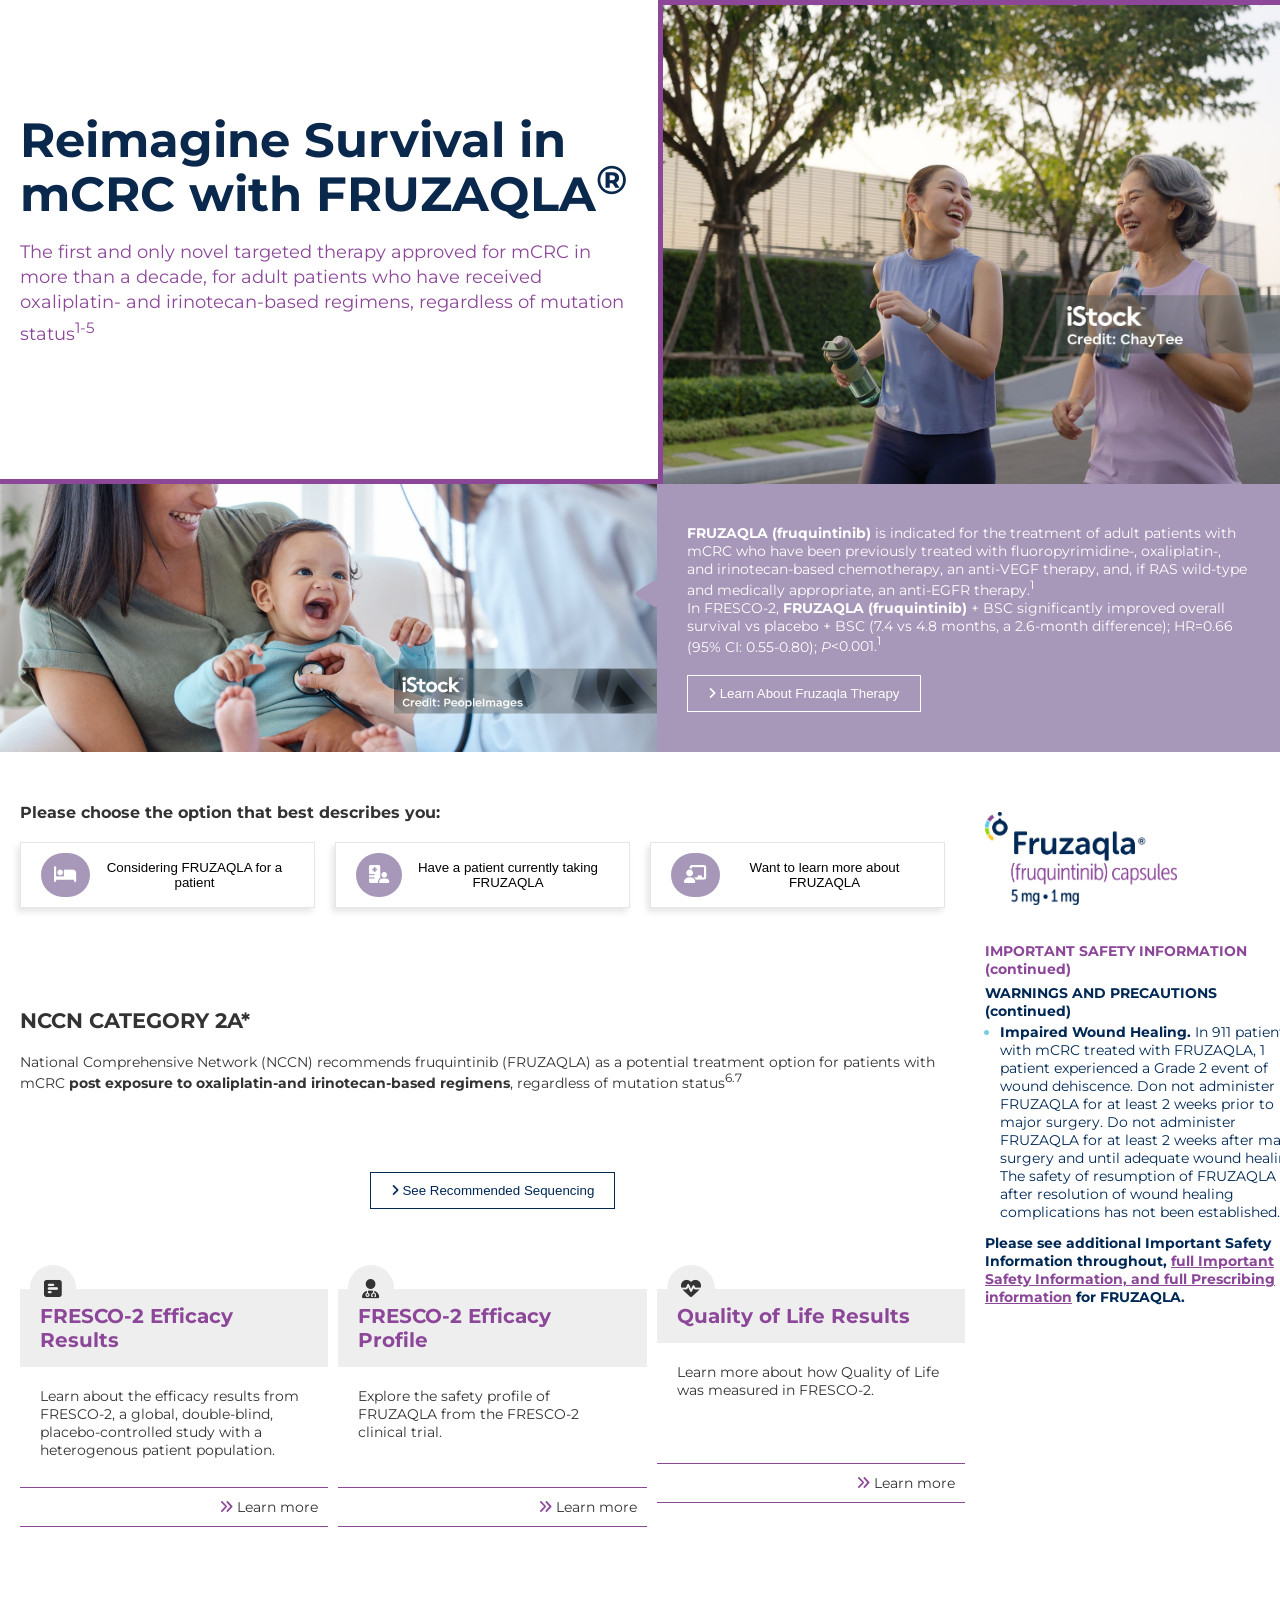
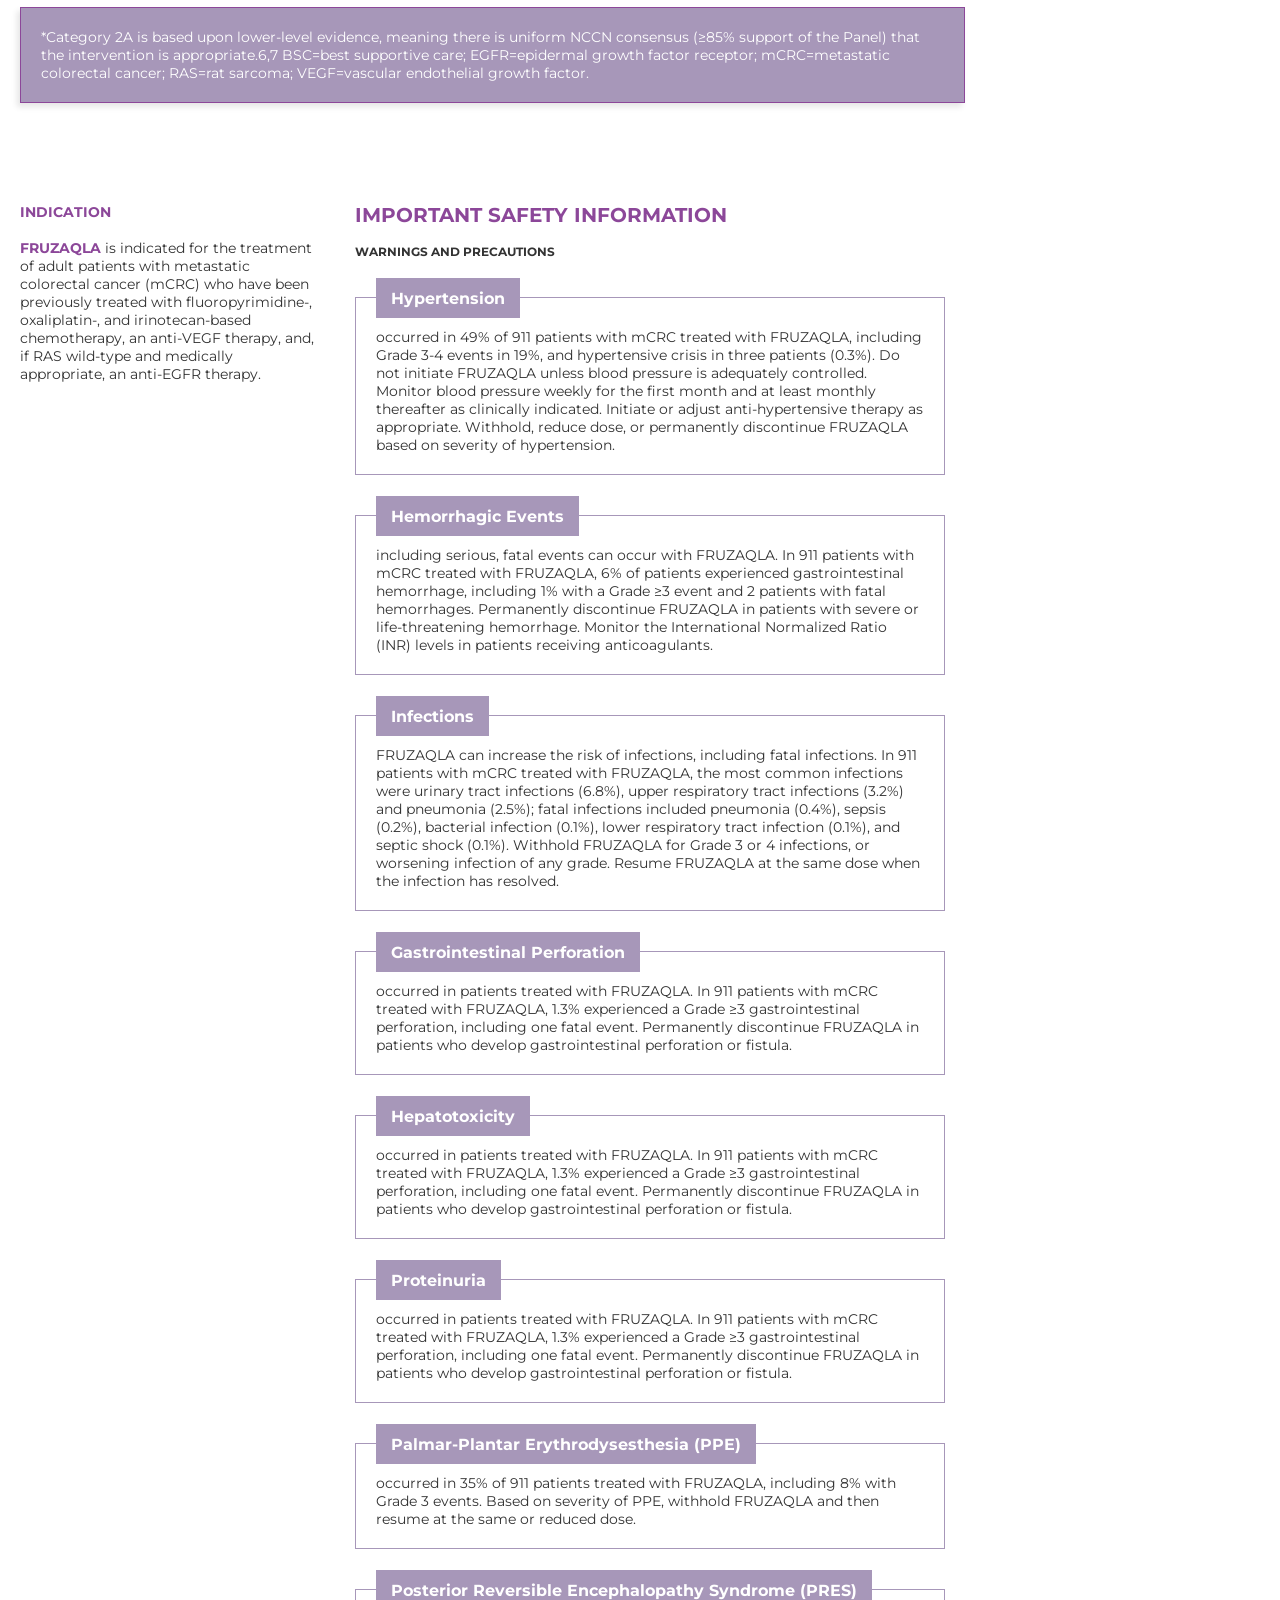
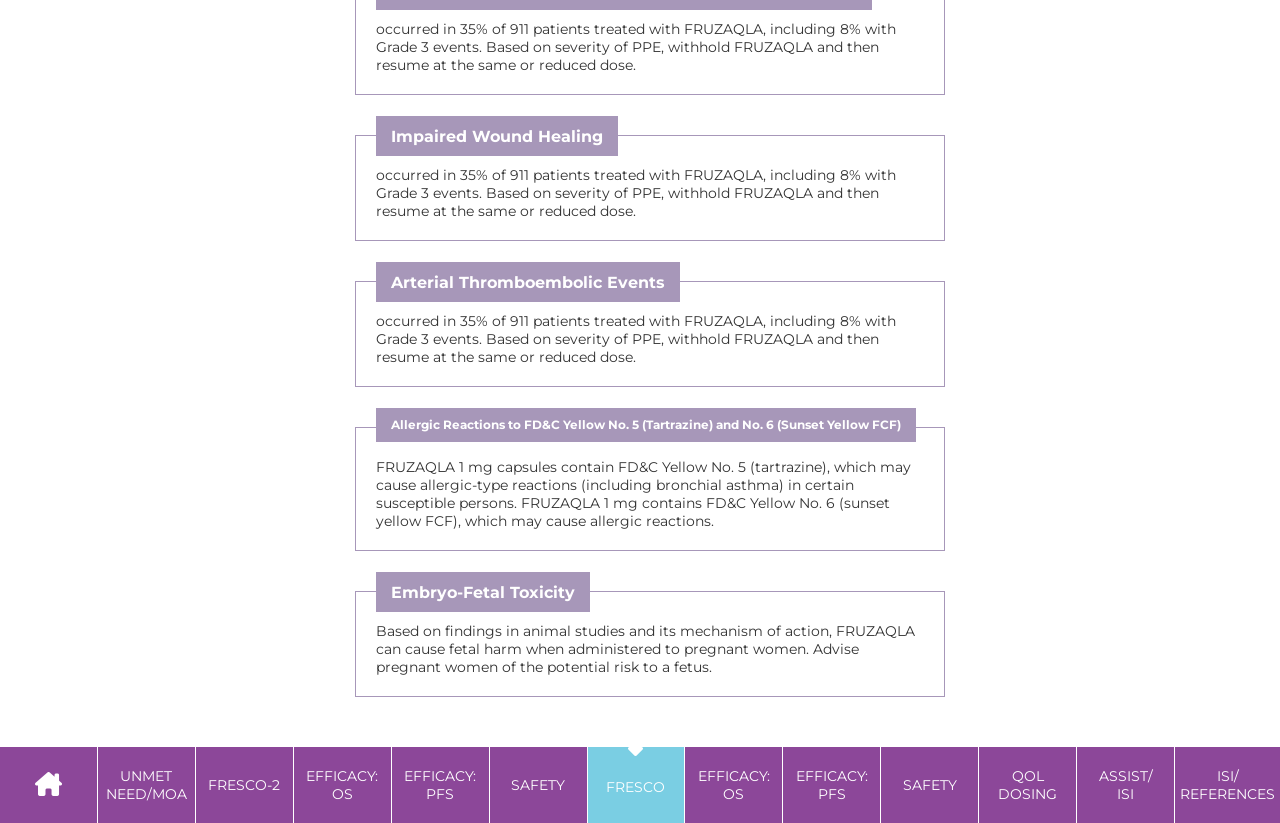
<file: index.html>
<!DOCTYPE html>
<html lang="en">

<head>
    <meta charset="utf-8">
    <meta name="viewport" content="width=device-width, initial-scale=1">

    <link href="fontawesome-free-6.7.2-web/css/all.css" rel="stylesheet">
    <link href="https://fonts.googleapis.com/css2?family=Montserrat:ital,wght@0,100..900;1,100..900&display=swap"
        rel="stylesheet">
    <link rel="stylesheet" href="default.css" />
</head>
<body>
    <div class="shdhero-contentbx">
        <div class="shdhero-l">
            <h1>
                <strong>Reimagine Survival in mCRC with FRUZAQLA<sup>®</sup></strong>
            </h1>
            <p>
                The first and only novel targeted therapy approved for mCRC in more than a decade, for adult patients who have received oxaliplatin- and irinotecan-based regimens, regardless of mutation status<sup>1-5</sup>
            </p>
        </div>
        <div class="shdhero-r"></div>
    </div>
    <div class="sdhero-h-btm">
        <div class="sdhero-h-btm-content">
            <div class="sdleft-hero-btm">
                
            </div>
            <div class="sdbtn-cta">
                <div class="arw-abs">
                    <i class="fa-solid fa-play"></i>
                </div>
                <p>
                    <strong>FRUZAQLA (fruquintinib)</strong> is indicated for the treatment of adult patients with mCRC who have been previously treated with fluoropyrimidine-, oxaliplatin-, and irinotecan-based chemotherapy, an anti-VEGF therapy, and, if RAS wild-type and medically appropriate, an anti-EGFR therapy.<sup>1</sup>
                </p>
                <p>
                    In FRESCO-2, <strong>FRUZAQLA (fruquintinib)</strong> + BSC significantly improved overall survival vs placebo + BSC (7.4 vs 4.8 months, a 2.6-month difference); HR=0.66 (95% CI: 0.55-0.80); </span><em><span>P</span></em><span>&lt;0.001.<sup>1</sup>
                </p>
                <button><i class="fa-solid fa-angle-right"></i> Learn About Fruzaqla Therapy</button>
            </div>
        </div>
    </div>
    <div>
        <div class="wrap">
            <div class="flex-bx">
                <div class="leftbx">
                    <div class="trdbx">
                        <div class="sdd-dsec">
                            <h3>
                                Please choose the option that best describes you:
                            </h3>
                        </div>
                        <div class="ddcat">
                            <div class="in-dcat difbx bbrdr-bx">
                                <button>
                                    <i class="fa-solid fa-bed"></i>
                                    Considering FRUZAQLA for a patient
                                </button>
                            </div>
                            <div class="in-dcat difbx bbrdr-bx">
                                <button>
                                    <i class="fa-solid fa-hospital-user"></i>
                                    Have a patient currently taking FRUZAQLA
                                </button>
                            </div>
                            <div class="in-dcat difbx bbrdr-bx">
                                <button>
                                    <i class="fa-solid fa-chalkboard-user"></i>
                                    Want to learn more about FRUZAQLA
                                </button>
                            </div>
                        </div>                                                                  
                    </div>
                    <div class="sdd-dsec">
                        <h2>
                            NCCN CATEGORY 2A*
                        </h2>
                        <p>
                            National Comprehensive Network (NCCN) recommends fruquintinib (FRUZAQLA) as a potential treatment option for patients with mCRC <strong>post exposure to oxaliplatin-and irinotecan-based regimens</strong>, regardless of mutation status<sup>6.7</sup>
                        </p>
                    </div>
                    <div class="sdbtn-cta-dark">
                        <button><i class="fa-solid fa-angle-right"></i> See Recommended Sequencing</button>
                    </div>
                    <div class="sddatabx">
                        <div class="sddtabx">
                            <div class="top-dtabx relbox">
                                <i class="fa-solid fa-square-poll-horizontal"></i>
                                <h1>
                                    FRESCO-2 Efficacy Results
                                </h1>
                            </div>
                            <p>
                                Learn about the efficacy results from FRESCO-2, a global, double-blind, placebo-controlled study with a heterogenous patient population.
                            </p>
                            <div class="sdbtn-dtabx">
                                <div>
                                    <i class="fa-solid fa-angles-right"></i>
                                    <a href="#">Learn more</a>
                                </div>
                            </div>
                        </div>
                        <div class="sddtabx">
                            <div class="top-dtabx relbox">
                                <i class="fa-solid fa-user-doctor"></i>
                                <h1>
                                    FRESCO-2 Efficacy Profile
                                </h1>
                            </div>
                            <p>
                                Explore the safety profile of FRUZAQLA from the FRESCO-2 clinical trial.
                            </p>
                            <div class="sdbtn-dtabx">
                                <div>
                                    <i class="fa-solid fa-angles-right"></i>
                                    <a href="#">Learn more</a>
                                </div>
                            </div>
                            
                        </div>
                        <div class="sddtabx">
                            <div class="top-dtabx relbox">
                                <i class="fa-solid fa-heart-pulse"></i>
                                <h1>
                                    Quality of Life Results
                                </h1>
                            </div>
                            <p>
                                Learn more about how Quality of Life was measured in FRESCO-2.
                            </p>
                            <div class="sdbtn-dtabx">
                                <div>
                                    <i class="fa-solid fa-angles-right"></i>
                                    <a href="#">Learn more</a>
                                </div>
                            </div>
                            
                        </div>
                    </div>
                    <div class="mrgn-b catb">
                            *Category 2A is based upon lower-level evidence, meaning there is uniform NCCN consensus (≥85% support of the Panel) that the intervention is appropriate.6,7

                    BSC=best supportive care; EGFR=epidermal growth factor receptor; mCRC=metastatic colorectal cancer; RAS=rat sarcoma; VEGF=vascular endothelial growth factor.
                    </div>
                    <div class="btm-c">
                        <div class="sdbtm-left">
                            <h4><strong>INDICATION</strong></h4><br/>
                            <p>
                                <strong>FRUZAQLA</strong> is indicated for the treatment of adult patients with metastatic colorectal cancer (mCRC) who have been previously treated with fluoropyrimidine-, oxaliplatin-, and irinotecan-based chemotherapy, an anti-VEGF therapy, and, if RAS wild-type and medically appropriate, an anti-EGFR therapy.
                            </p>
                        </div>
                        <div class="sdbtm-right">
                            <h4>IMPORTANT SAFETY INFORMATION</h4><br/>
                            <h5><strong>WARNINGS AND PRECAUTIONS</strong></h5><br/>
                            <div class="mainlst-sd">
                                <div class="btm-sd relbox">
                                    <div class="btm-sdin">
                                        <h3>Hypertension</h3>
                                        <p>
                                            occurred in 49% of 911 patients with mCRC treated with FRUZAQLA, including Grade 3-4 events in 19%, and hypertensive crisis in three patients (0.3%). Do not initiate FRUZAQLA unless blood pressure is adequately controlled. Monitor blood pressure weekly for the first month and at least monthly thereafter as clinically indicated. Initiate or adjust anti-hypertensive therapy as appropriate. Withhold, reduce dose, or permanently discontinue FRUZAQLA based on severity of hypertension.
                                        </p>
                                    </div>
                                </div>
                                <div class="btm-sd relbox">
                                    <div class="btm-sdin">
                                        <h3>Hemorrhagic Events</h3>
                                        <p>
                                            including serious, fatal events can occur with FRUZAQLA. In 911 patients with mCRC treated with FRUZAQLA, 6% of patients experienced gastrointestinal hemorrhage, including 1% with a Grade ≥3 event and 2 patients with fatal hemorrhages. Permanently discontinue FRUZAQLA in patients with severe or life-threatening hemorrhage. Monitor the International Normalized Ratio (INR) levels in patients receiving anticoagulants.
                                        </p>
                                    </div>
                                </div>
                                <div class="btm-sd relbox">
                                    <div class="btm-sdin">
                                        <h3>Infections</h3>
                                        <p>
                                            FRUZAQLA can increase the risk of infections, including fatal infections. In 911 patients with mCRC treated with FRUZAQLA, the most common infections were urinary tract infections (6.8%), upper respiratory tract infections (3.2%) and pneumonia (2.5%); fatal infections included pneumonia (0.4%), sepsis (0.2%), bacterial infection (0.1%), lower respiratory tract infection (0.1%), and septic shock (0.1%). Withhold FRUZAQLA for Grade 3 or 4 infections, or worsening infection of any grade. Resume FRUZAQLA at the same dose when the infection has resolved.
                                        </p>
                                    </div>
                                </div>
                                <div class="btm-sd relbox">
                                    <div class="btm-sdin">
                                        <h3>Gastrointestinal Perforation</h3>
                                        <p>
                                            occurred in patients treated with FRUZAQLA. In 911 patients with mCRC treated with FRUZAQLA, 1.3% experienced a Grade ≥3 gastrointestinal perforation, including one fatal event. Permanently discontinue FRUZAQLA in patients who develop gastrointestinal perforation or fistula.
                                        </p>
                                    </div>
                                </div>
                                <div class="btm-sd relbox">
                                    <div class="btm-sdin">
                                        <h3>Hepatotoxicity</h3>
                                        <p>
                                            occurred in patients treated with FRUZAQLA. In 911 patients with mCRC treated with FRUZAQLA, 1.3% experienced a Grade ≥3 gastrointestinal perforation, including one fatal event. Permanently discontinue FRUZAQLA in patients who develop gastrointestinal perforation or fistula.
                                        </p>
                                    </div>
                                </div>
                                <div class="btm-sd relbox">
                                    <div class="btm-sdin">
                                        <h3>Proteinuria</h3>
                                        <p>
                                            occurred in patients treated with FRUZAQLA. In 911 patients with mCRC treated with FRUZAQLA, 1.3% experienced a Grade ≥3 gastrointestinal perforation, including one fatal event. Permanently discontinue FRUZAQLA in patients who develop gastrointestinal perforation or fistula.
                                        </p>
                                    </div>
                                </div>
                                <div class="btm-sd relbox">
                                    <div class="btm-sdin">
                                        <h3>Palmar-Plantar Erythrodysesthesia (PPE)</h3>
                                        <p>
                                            occurred in 35% of 911 patients treated with FRUZAQLA, including 8% with Grade 3 events. Based on severity of PPE, withhold FRUZAQLA and then resume at the same or reduced dose.
                                        </p>
                                    </div>
                                </div>
                                <div class="btm-sd relbox">
                                    <div class="btm-sdin">
                                        <h3>Posterior Reversible Encephalopathy Syndrome (PRES)</h3>
                                        <p>
                                            occurred in 35% of 911 patients treated with FRUZAQLA, including 8% with Grade 3 events. Based on severity of PPE, withhold FRUZAQLA and then resume at the same or reduced dose.
                                        </p>
                                    </div>
                                </div>
                                <div class="btm-sd relbox">
                                    <div class="btm-sdin">
                                        <h3>Impaired Wound Healing</h3>
                                        <p>
                                            occurred in 35% of 911 patients treated with FRUZAQLA, including 8% with Grade 3 events. Based on severity of PPE, withhold FRUZAQLA and then resume at the same or reduced dose.
                                        </p>
                                    </div>
                                </div>
                                <div class="btm-sd relbox">
                                    <div class="btm-sdin">
                                        <h3>Arterial Thromboembolic Events</h3>
                                        <p>
                                            occurred in 35% of 911 patients treated with FRUZAQLA, including 8% with Grade 3 events. Based on severity of PPE, withhold FRUZAQLA and then resume at the same or reduced dose.
                                        </p>
                                    </div>
                                </div>
                                <div class="btm-sd relbox">
                                    <div class="btm-sdin">
                                        <h5>Allergic Reactions to FD&C Yellow No. 5 (Tartrazine) and No. 6 (Sunset Yellow FCF)</h5>
                                        <p>
                                            FRUZAQLA 1 mg capsules contain FD&C Yellow No. 5 (tartrazine), which may cause allergic-type reactions (including bronchial asthma) in certain susceptible persons. FRUZAQLA 1 mg contains FD&C Yellow No. 6 (sunset yellow FCF), which may cause allergic reactions.
                                        </p>
                                    </div>
                                </div>
                                <div class="btm-sd relbox">
                                    <div class="btm-sdin">
                                        <h3>Embryo-Fetal Toxicity</h3>
                                        <p>
                                            Based on findings in animal studies and its mechanism of action, FRUZAQLA can cause fetal harm when administered to pregnant women. Advise pregnant women of the potential risk to a fetus.
                                        </p>
                                    </div>
                                </div>
                            </div>
                        </div>
                    </div>
                </div>  
                <div class="rightbx">
                    <div class="logobx">
                        <img src="images/fruzaqla_logo_r_rgb.png" alt="" />
                    </div>
                    <p class="txtvio">
                        <b>
                            IMPORTANT SAFETY INFORMATION<br/>
                            (continued)
                        </b>
                    </p>
                    <p class="txtnavy">
                        <b>
                            WARNINGS AND PRECAUTIONS<br/>
                            (continued)
                        </b>
                    </p>
                    <ul>
                        <li>
                            <b>Impaired Wound Healing.</b> In 911 patients with mCRC treated with FRUZAQLA, 1 patient experienced a Grade 2 event of wound dehiscence. Don not administer FRUZAQLA for at least 2 weeks prior to major surgery. Do not administer FRUZAQLA for at least 2 weeks after major surgery and until adequate wound healing. The safety of resumption of FRUZAQLA after resolution of wound healing complications has not been established.
                        </li>
                    </ul>
                    <p class="txtnavy">
                        <b>
                            Please see additional Important Safety Information throughout, <a href="#" class="txtvio">full Important Safety Information, and full Prescribing information</a> for FRUZAQLA.
                        </b>
                    </p>
                </div>
            </div>
        </div>
    </div>
    <footer class="flex-ft">
        <div class="ft-col box-color-change">
            <a href="#">
                <i class="fa-solid fa-house-chimney"></i>
            </a>
        </div>
        <div class="ft-col box-color-change">
            <a href="#">unmet<br/> need/moa</a>
        </div>
        <div class="ft-col box-color-change">
            <a href="#">fresco-2</a>
        </div>
        <div class="ft-col box-color-change">
            <a href="#">efficacy:<br/>os</a>
        </div>
        <div class="ft-col box-color-change">
            <a href="#">efficacy:<br/>pfs</a>
        </div>
        <div class="ft-col box-color-change">
            <a href="#">safety</a>
        </div>
        <div class="ft-col lblu">
            <div class="abs-arw">
                <i class="fa-solid fa-caret-down"></i>
            </div>
            <a href="#">fresco</a>
        </div>
        <div class="ft-col box-color-change">
            <a href="#">efficacy:<br/>os</a>
        </div>
        <div class="ft-col box-color-change">
            <a href="#">efficacy:<br/>pfs</a>
        </div>
        <div class="ft-col box-color-change">
            <a href="#">safety</a>
        </div>
        <div class="ft-col box-color-change">
            <a href="#">qol<br/>dosing</a>
        </div>
        <div class="ft-col box-color-change">
            <a href="#">assist/<br/>isi</a>
        </div>
        <div class="ft-col box-color-change">
            <a href="#">isi/<br/>references</a>
        </div>
    </footer>



</body>
</html>
</file>
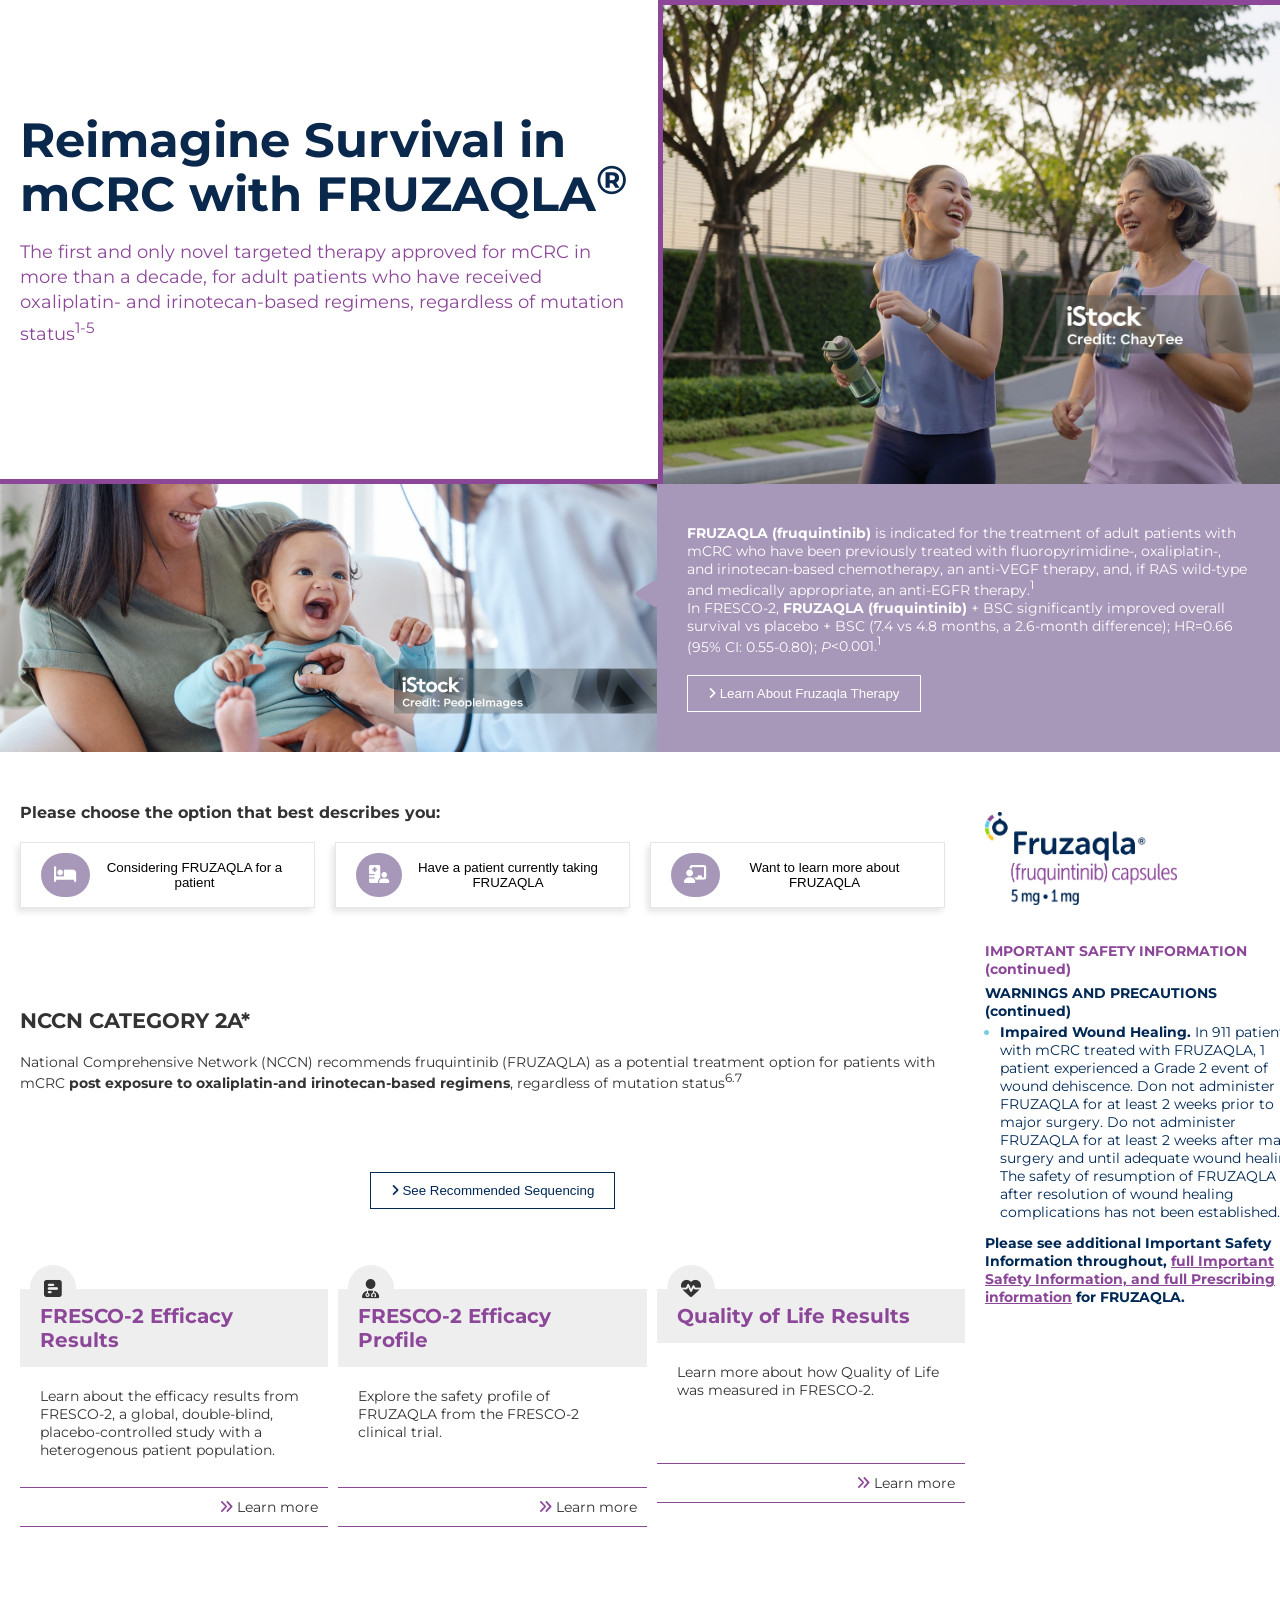
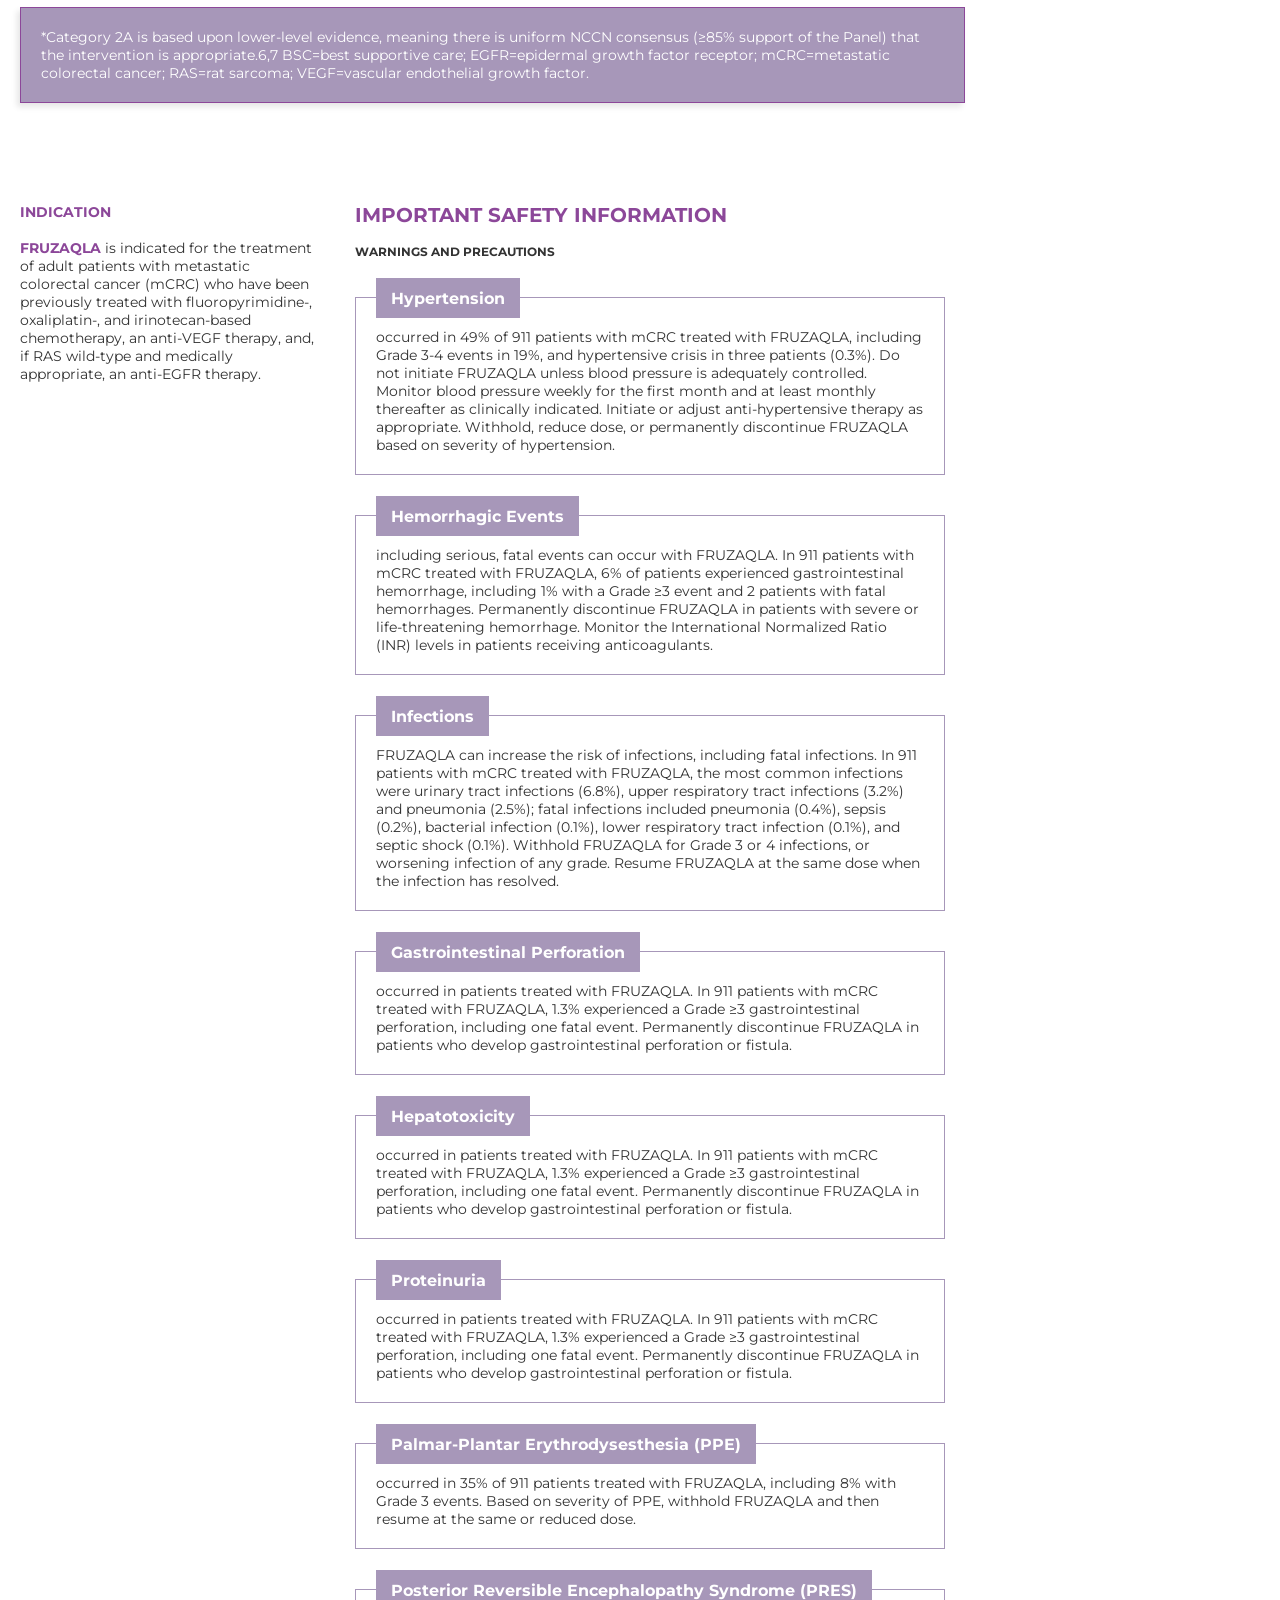
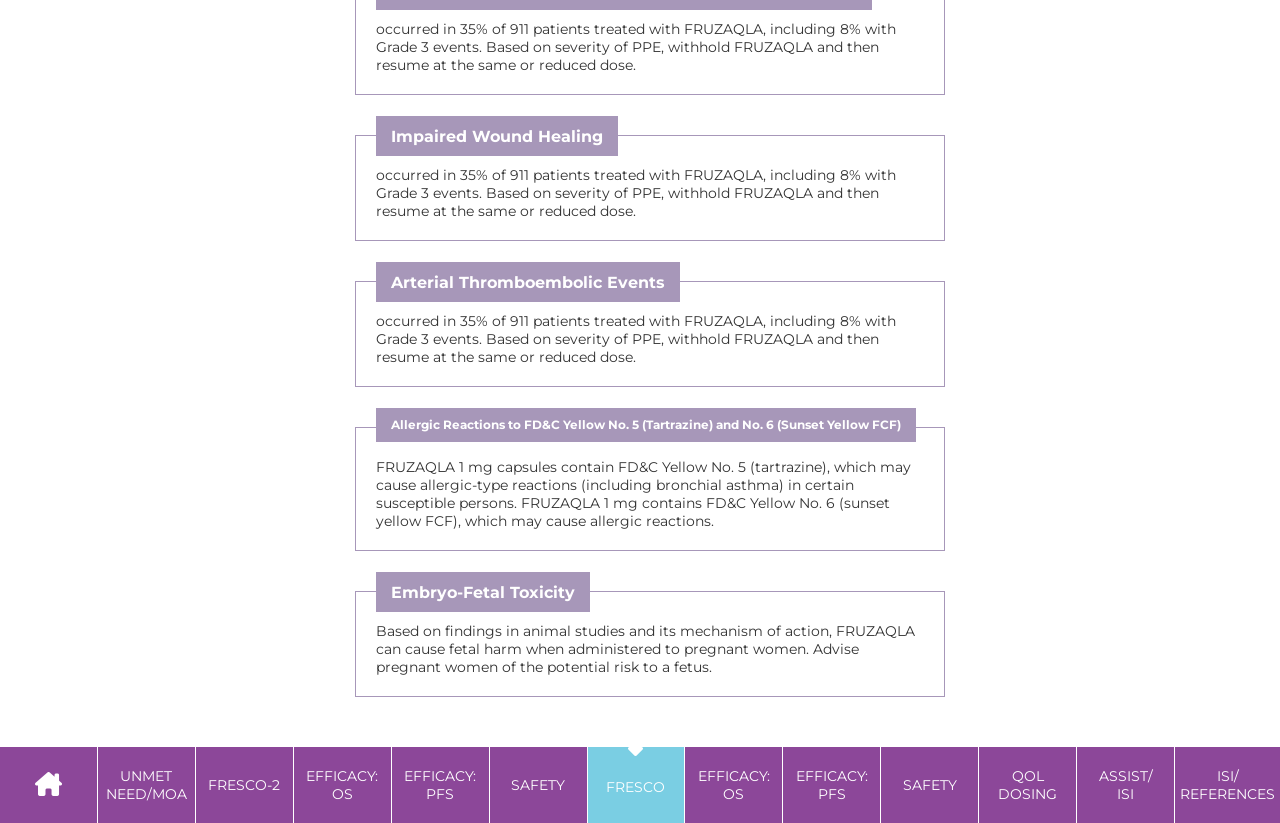
<file: variation02.html>
<!DOCTYPE html>
<html lang="en">

<head>
    <meta charset="utf-8">
    <meta name="viewport" content="width=device-width, initial-scale=1">

    <link href="fontawesome-free-6.7.2-web/css/all.css" rel="stylesheet">
    <link href="https://fonts.googleapis.com/css2?family=Montserrat:ital,wght@0,100..900;1,100..900&display=swap"
        rel="stylesheet">
    <link rel="stylesheet" href="default.css" />
</head>
<body>
    <div class="shdhero-contentbx">
        <div class="shdhero-l">
            <h1>
                <strong>Reimagine Survival in mCRC with FRUZAQLA<sup>®</sup></strong>
            </h1>
            <p>
                The first and only novel targeted therapy approved for mCRC in more than a decade, for adult patients who have received oxaliplatin- and irinotecan-based regimens, regardless of mutation status<sup>1-5</sup>
            </p>
        </div>
        <div class="shdhero-r"></div>
    </div>
    <div class="sdhero-h-btm">
        <div class="sdhero-h-btm-content">
            <div class="sdleft-hero-btm">
                
            </div>
            <div class="sdbtn-cta">
                <div class="arw-abs">
                    <i class="fa-solid fa-play"></i>
                </div>
                <p>
                    <strong>FRUZAQLA (fruquintinib)</strong> is indicated for the treatment of adult patients with mCRC who have been previously treated with fluoropyrimidine-, oxaliplatin-, and irinotecan-based chemotherapy, an anti-VEGF therapy, and, if RAS wild-type and medically appropriate, an anti-EGFR therapy.<sup>1</sup>
                </p>
                <p>
                    In FRESCO-2, <strong>FRUZAQLA (fruquintinib)</strong> + BSC significantly improved overall survival vs placebo + BSC (7.4 vs 4.8 months, a 2.6-month difference); HR=0.66 (95% CI: 0.55-0.80); </span><em><span>P</span></em><span>&lt;0.001.<sup>1</sup>
                </p>
                <button><i class="fa-solid fa-angle-right"></i> Learn About Fruzaqla Therapy</button>
            </div>
        </div>
    </div>
    <div>
        <div class="wrap">
            <div class="flex-bx">
                <div class="leftbx">
                    <div class="trdbx">
                        <div class="sdd-dsec">
                            <h3>
                                Please choose the option that best describes you:
                            </h3>
                        </div>
                        <div class="ddcat">
                            <div class="in-dcat difbx bbrdr-bx">
                                <button>
                                    <i class="fa-solid fa-bed"></i>
                                    Considering FRUZAQLA for a patient
                                </button>
                            </div>
                            <div class="in-dcat difbx bbrdr-bx">
                                <button>
                                    <i class="fa-solid fa-hospital-user"></i>
                                    Have a patient currently taking FRUZAQLA
                                </button>
                            </div>
                            <div class="in-dcat difbx bbrdr-bx">
                                <button>
                                    <i class="fa-solid fa-chalkboard-user"></i>
                                    Want to learn more about FRUZAQLA
                                </button>
                            </div>
                        </div>                                                                  
                    </div>
                    <div class="sdd-dsec">
                        <h2>
                            NCCN CATEGORY 2A*
                        </h2>
                        <p>
                            National Comprehensive Network (NCCN) recommends fruquintinib (FRUZAQLA) as a potential treatment option for patients with mCRC <strong>post exposure to oxaliplatin-and irinotecan-based regimens</strong>, regardless of mutation status<sup>6.7</sup>
                        </p>
                    </div>
                    <div class="sdbtn-cta-dark">
                        <button><i class="fa-solid fa-angle-right"></i> See Recommended Sequencing</button>
                    </div>
                    <div class="sddatabx">
                        <div class="sddtabx">
                            <div class="top-dtabx relbox">
                                <i class="fa-solid fa-square-poll-horizontal"></i>
                                <h1>
                                    FRESCO-2 Efficacy Results
                                </h1>
                            </div>
                            <p>
                                Learn about the efficacy results from FRESCO-2, a global, double-blind, placebo-controlled study with a heterogenous patient population.
                            </p>
                            <div class="sdbtn-dtabx">
                                <div>
                                    <i class="fa-solid fa-angles-right"></i>
                                    <a href="#">Learn more</a>
                                </div>
                            </div>
                        </div>
                        <div class="sddtabx">
                            <div class="top-dtabx relbox">
                                <i class="fa-solid fa-user-doctor"></i>
                                <h1>
                                    FRESCO-2 Efficacy Profile
                                </h1>
                            </div>
                            <p>
                                Explore the safety profile of FRUZAQLA from the FRESCO-2 clinical trial.
                            </p>
                            <div class="sdbtn-dtabx">
                                <div>
                                    <i class="fa-solid fa-angles-right"></i>
                                    <a href="#">Learn more</a>
                                </div>
                            </div>
                            
                        </div>
                        <div class="sddtabx">
                            <div class="top-dtabx relbox">
                                <i class="fa-solid fa-heart-pulse"></i>
                                <h1>
                                    Quality of Life Results
                                </h1>
                            </div>
                            <p>
                                Learn more about how Quality of Life was measured in FRESCO-2.
                            </p>
                            <div class="sdbtn-dtabx">
                                <div>
                                    <i class="fa-solid fa-angles-right"></i>
                                    <a href="#">Learn more</a>
                                </div>
                            </div>
                            
                        </div>
                    </div>
                    <div class="mrgn-b catb">
                            *Category 2A is based upon lower-level evidence, meaning there is uniform NCCN consensus (≥85% support of the Panel) that the intervention is appropriate.6,7

                    BSC=best supportive care; EGFR=epidermal growth factor receptor; mCRC=metastatic colorectal cancer; RAS=rat sarcoma; VEGF=vascular endothelial growth factor.
                    </div>
                    <div class="btm-c">
                        <div class="sdbtm-left">
                            <h4><strong>INDICATION</strong></h4><br/>
                            <p>
                                <strong>FRUZAQLA</strong> is indicated for the treatment of adult patients with metastatic colorectal cancer (mCRC) who have been previously treated with fluoropyrimidine-, oxaliplatin-, and irinotecan-based chemotherapy, an anti-VEGF therapy, and, if RAS wild-type and medically appropriate, an anti-EGFR therapy.
                            </p>
                        </div>
                        <div class="sdbtm-right">
                            <h4>IMPORTANT SAFETY INFORMATION</h4><br/>
                            <h5><strong>WARNINGS AND PRECAUTIONS</strong></h5><br/>
                            <div class="mainlst-sd">
                                <div class="btm-sd relbox">
                                    <div class="btm-sdin">
                                        <h3>Hypertension</h3>
                                        <p>
                                            occurred in 49% of 911 patients with mCRC treated with FRUZAQLA, including Grade 3-4 events in 19%, and hypertensive crisis in three patients (0.3%). Do not initiate FRUZAQLA unless blood pressure is adequately controlled. Monitor blood pressure weekly for the first month and at least monthly thereafter as clinically indicated. Initiate or adjust anti-hypertensive therapy as appropriate. Withhold, reduce dose, or permanently discontinue FRUZAQLA based on severity of hypertension.
                                        </p>
                                    </div>
                                </div>
                                <div class="btm-sd relbox">
                                    <div class="btm-sdin">
                                        <h3>Hemorrhagic Events</h3>
                                        <p>
                                            including serious, fatal events can occur with FRUZAQLA. In 911 patients with mCRC treated with FRUZAQLA, 6% of patients experienced gastrointestinal hemorrhage, including 1% with a Grade ≥3 event and 2 patients with fatal hemorrhages. Permanently discontinue FRUZAQLA in patients with severe or life-threatening hemorrhage. Monitor the International Normalized Ratio (INR) levels in patients receiving anticoagulants.
                                        </p>
                                    </div>
                                </div>
                                <div class="btm-sd relbox">
                                    <div class="btm-sdin">
                                        <h3>Infections</h3>
                                        <p>
                                            FRUZAQLA can increase the risk of infections, including fatal infections. In 911 patients with mCRC treated with FRUZAQLA, the most common infections were urinary tract infections (6.8%), upper respiratory tract infections (3.2%) and pneumonia (2.5%); fatal infections included pneumonia (0.4%), sepsis (0.2%), bacterial infection (0.1%), lower respiratory tract infection (0.1%), and septic shock (0.1%). Withhold FRUZAQLA for Grade 3 or 4 infections, or worsening infection of any grade. Resume FRUZAQLA at the same dose when the infection has resolved.
                                        </p>
                                    </div>
                                </div>
                                <div class="btm-sd relbox">
                                    <div class="btm-sdin">
                                        <h3>Gastrointestinal Perforation</h3>
                                        <p>
                                            occurred in patients treated with FRUZAQLA. In 911 patients with mCRC treated with FRUZAQLA, 1.3% experienced a Grade ≥3 gastrointestinal perforation, including one fatal event. Permanently discontinue FRUZAQLA in patients who develop gastrointestinal perforation or fistula.
                                        </p>
                                    </div>
                                </div>
                                <div class="btm-sd relbox">
                                    <div class="btm-sdin">
                                        <h3>Hepatotoxicity</h3>
                                        <p>
                                            occurred in patients treated with FRUZAQLA. In 911 patients with mCRC treated with FRUZAQLA, 1.3% experienced a Grade ≥3 gastrointestinal perforation, including one fatal event. Permanently discontinue FRUZAQLA in patients who develop gastrointestinal perforation or fistula.
                                        </p>
                                    </div>
                                </div>
                                <div class="btm-sd relbox">
                                    <div class="btm-sdin">
                                        <h3>Proteinuria</h3>
                                        <p>
                                            occurred in patients treated with FRUZAQLA. In 911 patients with mCRC treated with FRUZAQLA, 1.3% experienced a Grade ≥3 gastrointestinal perforation, including one fatal event. Permanently discontinue FRUZAQLA in patients who develop gastrointestinal perforation or fistula.
                                        </p>
                                    </div>
                                </div>
                                <div class="btm-sd relbox">
                                    <div class="btm-sdin">
                                        <h3>Palmar-Plantar Erythrodysesthesia (PPE)</h3>
                                        <p>
                                            occurred in 35% of 911 patients treated with FRUZAQLA, including 8% with Grade 3 events. Based on severity of PPE, withhold FRUZAQLA and then resume at the same or reduced dose.
                                        </p>
                                    </div>
                                </div>
                                <div class="btm-sd relbox">
                                    <div class="btm-sdin">
                                        <h3>Posterior Reversible Encephalopathy Syndrome (PRES)</h3>
                                        <p>
                                            occurred in 35% of 911 patients treated with FRUZAQLA, including 8% with Grade 3 events. Based on severity of PPE, withhold FRUZAQLA and then resume at the same or reduced dose.
                                        </p>
                                    </div>
                                </div>
                                <div class="btm-sd relbox">
                                    <div class="btm-sdin">
                                        <h3>Impaired Wound Healing</h3>
                                        <p>
                                            occurred in 35% of 911 patients treated with FRUZAQLA, including 8% with Grade 3 events. Based on severity of PPE, withhold FRUZAQLA and then resume at the same or reduced dose.
                                        </p>
                                    </div>
                                </div>
                                <div class="btm-sd relbox">
                                    <div class="btm-sdin">
                                        <h3>Arterial Thromboembolic Events</h3>
                                        <p>
                                            occurred in 35% of 911 patients treated with FRUZAQLA, including 8% with Grade 3 events. Based on severity of PPE, withhold FRUZAQLA and then resume at the same or reduced dose.
                                        </p>
                                    </div>
                                </div>
                                <div class="btm-sd relbox">
                                    <div class="btm-sdin">
                                        <h5>Allergic Reactions to FD&C Yellow No. 5 (Tartrazine) and No. 6 (Sunset Yellow FCF)</h5>
                                        <p>
                                            FRUZAQLA 1 mg capsules contain FD&C Yellow No. 5 (tartrazine), which may cause allergic-type reactions (including bronchial asthma) in certain susceptible persons. FRUZAQLA 1 mg contains FD&C Yellow No. 6 (sunset yellow FCF), which may cause allergic reactions.
                                        </p>
                                    </div>
                                </div>
                                <div class="btm-sd relbox">
                                    <div class="btm-sdin">
                                        <h3>Embryo-Fetal Toxicity</h3>
                                        <p>
                                            Based on findings in animal studies and its mechanism of action, FRUZAQLA can cause fetal harm when administered to pregnant women. Advise pregnant women of the potential risk to a fetus.
                                        </p>
                                    </div>
                                </div>
                            </div>
                        </div>
                    </div>
                </div>  
                <div class="rightbx">
                    <div class="logobx">
                        <img src="images/fruzaqla_logo_r_rgb.png" alt="" />
                    </div>
                    <p class="txtvio">
                        <b>
                            IMPORTANT SAFETY INFORMATION<br/>
                            (continued)
                        </b>
                    </p>
                    <p class="txtnavy">
                        <b>
                            WARNINGS AND PRECAUTIONS<br/>
                            (continued)
                        </b>
                    </p>
                    <ul>
                        <li>
                            <b>Impaired Wound Healing.</b> In 911 patients with mCRC treated with FRUZAQLA, 1 patient experienced a Grade 2 event of wound dehiscence. Don not administer FRUZAQLA for at least 2 weeks prior to major surgery. Do not administer FRUZAQLA for at least 2 weeks after major surgery and until adequate wound healing. The safety of resumption of FRUZAQLA after resolution of wound healing complications has not been established.
                        </li>
                    </ul>
                    <p class="txtnavy">
                        <b>
                            Please see additional Important Safety Information throughout, <a href="#" class="txtvio">full Important Safety Information, and full Prescribing information</a> for FRUZAQLA.
                        </b>
                    </p>
                </div>
            </div>
        </div>
    </div>
    <footer class="flex-ft">
        <div class="ft-col box-color-change">
            <a href="#">
                <i class="fa-solid fa-house-chimney"></i>
            </a>
        </div>
        <div class="ft-col box-color-change">
            <a href="#">unmet<br/> need/moa</a>
        </div>
        <div class="ft-col box-color-change">
            <a href="#">fresco-2</a>
        </div>
        <div class="ft-col box-color-change">
            <a href="#">efficacy:<br/>os</a>
        </div>
        <div class="ft-col box-color-change">
            <a href="#">efficacy:<br/>pfs</a>
        </div>
        <div class="ft-col box-color-change">
            <a href="#">safety</a>
        </div>
        <div class="ft-col lblu">
            <div class="abs-arw">
                <i class="fa-solid fa-caret-down"></i>
            </div>
            <a href="#">fresco</a>
        </div>
        <div class="ft-col box-color-change">
            <a href="#">efficacy:<br/>os</a>
        </div>
        <div class="ft-col box-color-change">
            <a href="#">efficacy:<br/>pfs</a>
        </div>
        <div class="ft-col box-color-change">
            <a href="#">safety</a>
        </div>
        <div class="ft-col box-color-change">
            <a href="#">qol<br/>dosing</a>
        </div>
        <div class="ft-col box-color-change">
            <a href="#">assist/<br/>isi</a>
        </div>
        <div class="ft-col box-color-change">
            <a href="#">isi/<br/>references</a>
        </div>
    </footer>



</body>
</html>
</file>
<file: default.css>
body {
    font-family: 'Montserrat', sans-serif;
    background-color: #fff;
    color: #333;
    font-size: 14px;
}

*{
    margin: 0;
    padding: 0;
}

.relbox {
    position: relative;
}

.mainbx-bg {
    background: url(images/desktop_internal_header.png) no-repeat;
    margin-top: -105px;
    padding-top: 105px;
}

.bnr-bx {
    width: 100%;
    background: url(images/image01.jpg) no-repeat;
    background-size: cover;
    background-position: bottom;
}

.shdhero-contentbx {
    display: flex;
}

.shdhero-l {
    flex: 1;
    border-bottom: 5px solid #8c4799;
    border-right: 5px solid #8c4799;
    padding: 20px;
}

.shdhero-l h1 {
    color: #09284c;
    font-size: 48px;
    line-height: 40px;
    padding-top: 100px;
}

.shdhero-l p {
    color: #8c4799;
    font-size: 18px;
    padding-top: 26px;
    padding-bottom: 112px;
    line-height: 25px;
}

.shdhero-r {
    flex: 1;
    border-top: 5px solid #8c4799;
    background: url(images/image02.jpg) no-repeat;
    background-size: cover;
    background-position: center;
}

.imgr {
    margin: 10px;
}

.hero-content-bx {
    width: min(1350px,100%);
    margin: 0 auto;
    display: flex;
    flex-direction: column;
    padding-bottom: 70px;
    padding-left: 20px;
    padding-right: 20px;
}

.hero-content-bx .hero-head h1 {
    color: #09284c;
    font-size: 48px;
    line-height: 40px;
    padding-top: 100px;
}

.hero-content-bx .hero-head h1 {
    color: #09284c;
    font-size: 48px;
    line-height: 40px;
    padding-top: 100px;
}

.hero-content-bx .hero-head, .hero-content-bx .hero-sub {
    width: 50%;
}

.hero-content-bx .hero-sub p {
    color: #8c4799;
    font-size: 18px;
    padding-top: 26px;
    padding-bottom: 112px;
    line-height: 25px;
}

.hero-content-bx .hero-head sup {
    font-size: 26px;
}

.hero-content-bx .hero-sub sup{
    font-size: 11px;
}

.hero-h-btm {
    background-color: #09284c;
    border-top: 1px dashed #fff;
}

.sdhero-h-btm {
    background-color: #a797b9;
    color: #fff;
    display: flex;
}

.hero-h-btm-content {
    width: min(1350px,100%);
    margin: 0 auto;
    padding: 40px 0;
    color: #fff;
    display: flex;
    flex-direction: row;
    gap: 70px;
}

.sdhero-h-btm-content {
    color: #fff;
    display: flex;
}

.sdleft-hero-btm {
    flex: 1;
    background: url(images/image03.jpg) no-repeat;
    background-size: cover;
    background-position: center;
    padding: 0 47px;
}

.left-hero-btm {
    flex: 3;
    padding: 0 47px;
}

.sdbtn-cta {
    padding: 40px 30px;
    position: relative;
}

.arw-abs {
    position: absolute;
    left: 0;
    margin-top: 52px;
    color: #a797b9;
    transform: rotateY(180deg);
    margin-left: -22px;
    font-size: 30px;
}

.mainlst-sd {
    display: flex;
    flex-direction: column;
    gap: 20px;
    flex-wrap: wrap;
}

.btm-sd {
    margin-top: 20px;
    flex: 1;
    padding: 20px;
    border: 1px solid #a797b9;
}

.btm-sdin h3, .btm-sdin h5 {
    position: absolute;
    top: 0;
    margin-top: -20px;
    background: #a797b9;
    padding: 10px 15px;
    margin-bottom: 10px;
    color: #fff;
}

.btm-sdin p {
    padding-top: 10px;
}

.left-hero-btm p {
    padding: 0 0 20px 0;
}

.left-hero-btm p:last-child {
    padding-bottom: 0;
}

.btn-cta, .btn-cta-dark, .sdbtn-cta {
    flex: 1;
    place-content: center;
}

.sdbtn-cta button {
    background-color: transparent;
    border: 1px solid #fff;
    padding: 10px 20px;
    color: #fff;
    margin-top: 20px;
}

.sdbtn-cta button:hover {
    cursor: pointer;
    background-color: rgba(0, 0, 0, 0.5);
}

.btn-cta button {
    background-color: transparent;
    border: 1px solid #fff;
    padding: 10px 20px;
    border-radius: 50px;
    color: #fff;
}

.btn-cta button:hover {
    cursor: pointer;
    background-color: rgba(0, 0, 0, 0.5);
}

.btn-cta-dark, .sdbtn-cta-dark {
    text-align: center;
    margin-top: 80px;
}

.btn-cta-dark button {
    background-color: transparent;
    border: 1px solid #002855;
    padding: 10px 20px;
    border-radius: 50px;
    color: #002855;
}

.btn-cta-dark button:hover {
    cursor: pointer;
    background-color: rgba(1, 26, 76, 0.5);
    color: #fff;
}

.sdbtn-cta-dark button {
    background-color: transparent;
    border: 1px solid #002855;
    padding: 10px 20px;
    color: #002855;
}

.sdbtn-cta-dark button:hover {
    cursor: pointer;
    background-color: rgba(1, 26, 76, 0.5);
    color: #fff;
}

.wrap {
    width: min(1350px,100%);
    margin: 0 auto;
    padding-left: 20px;
    padding-right: 20px;
}

.flex-bx {
    display: flex;
    flex-wrap: wrap;
    gap: 20px;
}

.leftbx {
    flex: 3;
    padding-top: 50px;
}

.rightbx {
    flex: 1;
    padding-top: 60px;
}

.rightbx p {
    padding: 3px 0;
}

.rightbx ul, .btm-right ul, .sdbtm-right ul {
    list-style: disc;
    color: #7acee3;
}

.rightbx ul li, .btm-right ul li, .sdbtm-right ul li {
    padding: 0 0 10px 0;
    margin-left: 15px;
    color: #002855;
}

.rightbx ul li::marker {
    color: #7acee3;
}

.logobx {
    display: block;
}

.logobx img{
    width: 12rem;
    margin-bottom: 30px;
}

.txtvio, .btm-right ul li::marker, .sdbtm-right ul li::marker {
    color: #8c4799;
}

.txtnavy {
    color: #002855;
}

.trdbx .ddcat {
    border: 0;
}

.trdbx .sdd-dsec {
    margin: 0;
}

.catb {
    padding: 20px;
    background-color: #a797b9;
    box-shadow: -3px 4px 6px #e6e6e6;
    color: #fff;
    border: 1px solid #8c4799;
}

.ddcat {
    display: flex;
    gap: 20px;
    flex-direction: row;
    border: 1px solid #8c4799;
    padding-right: 20px;
}

.in-dcat {
    flex: 1;
    padding: 20px 0;
}

.dd-bgbx {
    background-color: #a797b9;
    color: #fff;
    padding: 0 20px;
    place-content: center;
}

.bbrdr-bx button {
    padding: 10px 20px;
    background: transparent;
    box-shadow: -3px 4px 6px #e6e6e6;
    border: 1px solid #e6e6e6;
    display: flex;
    flex-direction: row;
    align-items: center;
}

.bbrdr-bx button:hover, .bbrdr-bx button:hover i {
    cursor: pointer;
}

.bbrdr-bx button:hover i{
    color: #8c4799;
}

.in-dcat.bbrdr-bx i {
    place-content: center;
    font-size: 18px;
}

.difbx.bbrdr-bx i {
    place-content: center;
    padding: 12px;
    font-size: 18px;
    border-radius: 50px;
    background: #a797b9;
    color: #fff;
    margin-right: 5px;
    border: 1px solid transparent;
}

.difbx.bbrdr-bx button:hover i {
    color: #fff;
    background: none;
    border: 1px solid #a797b9;
    color: #a797b9;
}

.dd-dsec {
    display: flex;
    gap: 20px;
    flex-direction: row;
    margin: 80px 0 0 0;
}

.dsec-l {
    color: #002855;
    flex: 1;
    place-content: center;
}

.dsec-l h2 {
    font-size: 30px;
}

.dsec-r {
    border-left: 2px solid #002855;
    padding: 10px 20px;
    flex: 3;
}

.mrtp, .sdd-dsec {
    margin-top: 80px;
}

.sdd-dsec h2, .sdd-dsec h4  {
    padding-bottom: 20px;
}



.databx {
    display: flex;
    margin-top: 80px;
}

.sddatabx {
    display: flex;
    margin-top: 80px;
    gap: 10px;
    flex-direction: row;
}

.sddtabx p {
    min-height: 80px;
    padding: 20px;
}

.dtabx {
    flex: 1;
    min-height: 200px;
    position: relative;
}

.dtabx:nth-child(2) {
    border-left: 1px solid #ccc;
    border-right: 1px solid #ccc;
}

.sddtabx {
    flex: 1;
    min-height: 200px;
    position: relative;
}

.btn-dtabx {
    position: absolute;
    bottom: 0;
    margin-left: 20px;
    padding-bottom: 10px;
}

.sdbtn-dtabx {
    padding-bottom: 10px;
    padding-top: 10px;
    padding-right: 10px;
    border-top: 1px solid #8c4799;
    border-bottom: 1px solid #8c4799;
    overflow: hidden;
}

.sdbtn-dtabx:hover, .sdbtn-dtabx:hover i, .sdbtn-dtabx:hover a, .sdbtn-dtabx:hover a:hover {
    cursor: pointer;
    background-color: #a797b9;
    color: #fff;
}

.sdbtn-dtabx div {
    float: right;
}

.btn-dtabx i, .sdbtn-dtabx i {
    color: #8c4799;
}

.btn-dtabx a, .sdbtn-dtabx a {
    color: #333;
    text-decoration: none;
}

.btn-dtabx a:hover, .sdbtn-dtabx a:hover {
    color: #8c4799;
    outline: none;
}

.btn-dtabx a:hover{
    font-weight: bold;
}

.top-dtabx {
    background-color: #eee;
    padding: 5px 10px;
}

.top-dtabx.relbox h1 {
    z-index: 0;
    position: relative;
}

.top-dtabx h1 {
    font-size: 20px;
    padding: 10px;
    color: #8c4799;
}

.top-dtabx i {
    position: absolute;
    top: 0;
    font-size: 20px;
    padding: 14px;
    border-radius: 50px;
    background: #eee;
    margin-top: -24px;
}

.dtabx p {
    padding: 20px;
}

.flex-ft {
    display: flex;
    flex-wrap: nowrap;
    gap: 1px;
    margin-top: 50px;
    overflow: hidden;
}

.ft-col {
    flex: 1;
    padding: 20px 5px;
    text-transform: uppercase;
    text-align: center;
    color: #fff;
    place-content: center;
}

.box-color-change {
    background-color: #8c4799;
}

.box-color-change:hover {
    background-color: #9dc304;
    color: #fff;
    text-decoration: none;
}

.lblu {
    background-color: #7acee3;
    display: flex;
    flex-direction: column;
    position: relative;
}

.lblu i {
    color: #fff;
    font-size: 24px;
}

.abs-arw {
    margin-top: -36px;
    padding-bottom: 15px;
}

.mrgn-b {
    margin: 80px 0;
}

.btm-c {
    display: flex;
}

.btm-left {
    flex: 1;
    border-top: 1px solid #09284c;
    border-bottom: 1px solid #09284c;
    border-right: 1px solid #09284c;
    padding: 20px 20px 20px 0;
}

.sdbtm-left {
    flex: 1;
    padding: 20px 20px 20px 0;
}

.sdbtm-left strong {
    color: #8c4799;
}

.sdbtm-right {
    flex: 2;
    padding: 20px 20px 0 20px;
}

.sdbtm-right h4 {
    font-size: 20px;
    color: #8c4799;
}

.sd-inbx {
    background-color: #a797b9;
    padding: 20px;
    color: #fff;
}

.btm-right {
    flex: 2;
    border-top: 1px solid #09284c;
    /* border-right: 2px solid #09284c; */
    border-bottom: 1px solid #09284c;
    padding: 20px 20px 0 20px;
}

.btm-right h4 {
    font-size: 20px;
    color: #8c4799;
}

.ft-col a i {
    font-size: 24px;
}

.ft-col a {
    color: #fff;
    text-decoration: none;
}

.ft-col a:hover {
    color: #fff;
    outline: none;
}


/* Media Query for responsiveness */
@media (max-width: 600px) {
    .wrap, .hero-content-bx, .hero-h-btm {
        width: auto;
    }

    .bnr-bx {
        background-size: cover;
        background-position: bottom;
        /* background: url(images/hero-mobile-03262024.jpg) no-repeat; */
    }

    .hero-content-bx {
        text-align: center;
    }

    .hero-content-bx .hero-head h1{
        font-size: 30px;
    }

    .hero-content-bx .hero-head, .hero-content-bx .hero-sub {
        width: 100%;
    }

     .hero-content-bx .hero-head h1 {
        font-size: 38px;
        line-height: 37px;
     }

     .hero-content-bx .hero-sub p {
        font-size: 18px;
     }

    .flex-bx, .ddcat, .dd-dsec, .sddatabx{
        flex-direction: column; 
    }
    
    .dsec-r {
        border-top: 2px solid #002855;
        border-left: none;
        padding: 20px 0 0 0;
    }

    .ddcat {
        gap: 10px;
        padding: 0;
    }

    .bbrdr-bx button {
        width: 100%;
    }
    
    .in-dcat {
        padding: 10px 20px;
        text-align: center;
    }

    .in-dcat:last-child{
        padding-bottom: 20px;
    }

    .hero-h-btm {
        padding-left: 20px;
        padding-right: 20px;
    }

    .btn-cta, .dsec-l h2 {
        text-align: center;
    }
    
    .hero-h-btm-content {
        flex-direction: column;
        gap: 26px;
    }

    .databx {
        display: block;
    }
    
    .dtabx {
        border-left: 1px solid #ccc;
        border-right: 1px solid #ccc;
    }

    .dtabx:last-child {
        border-bottom: 1px solid #ccc;
    }

    .shdhero-r, .sdleft-hero-btm {
        display: none;
    }

    .shdhero-l {
        border-right: 0;
    }

    .sdbtn-dtabx {
        border-bottom: 0;
    }

    .btm-c {
        flex-direction: column;
    }
}
</file>
